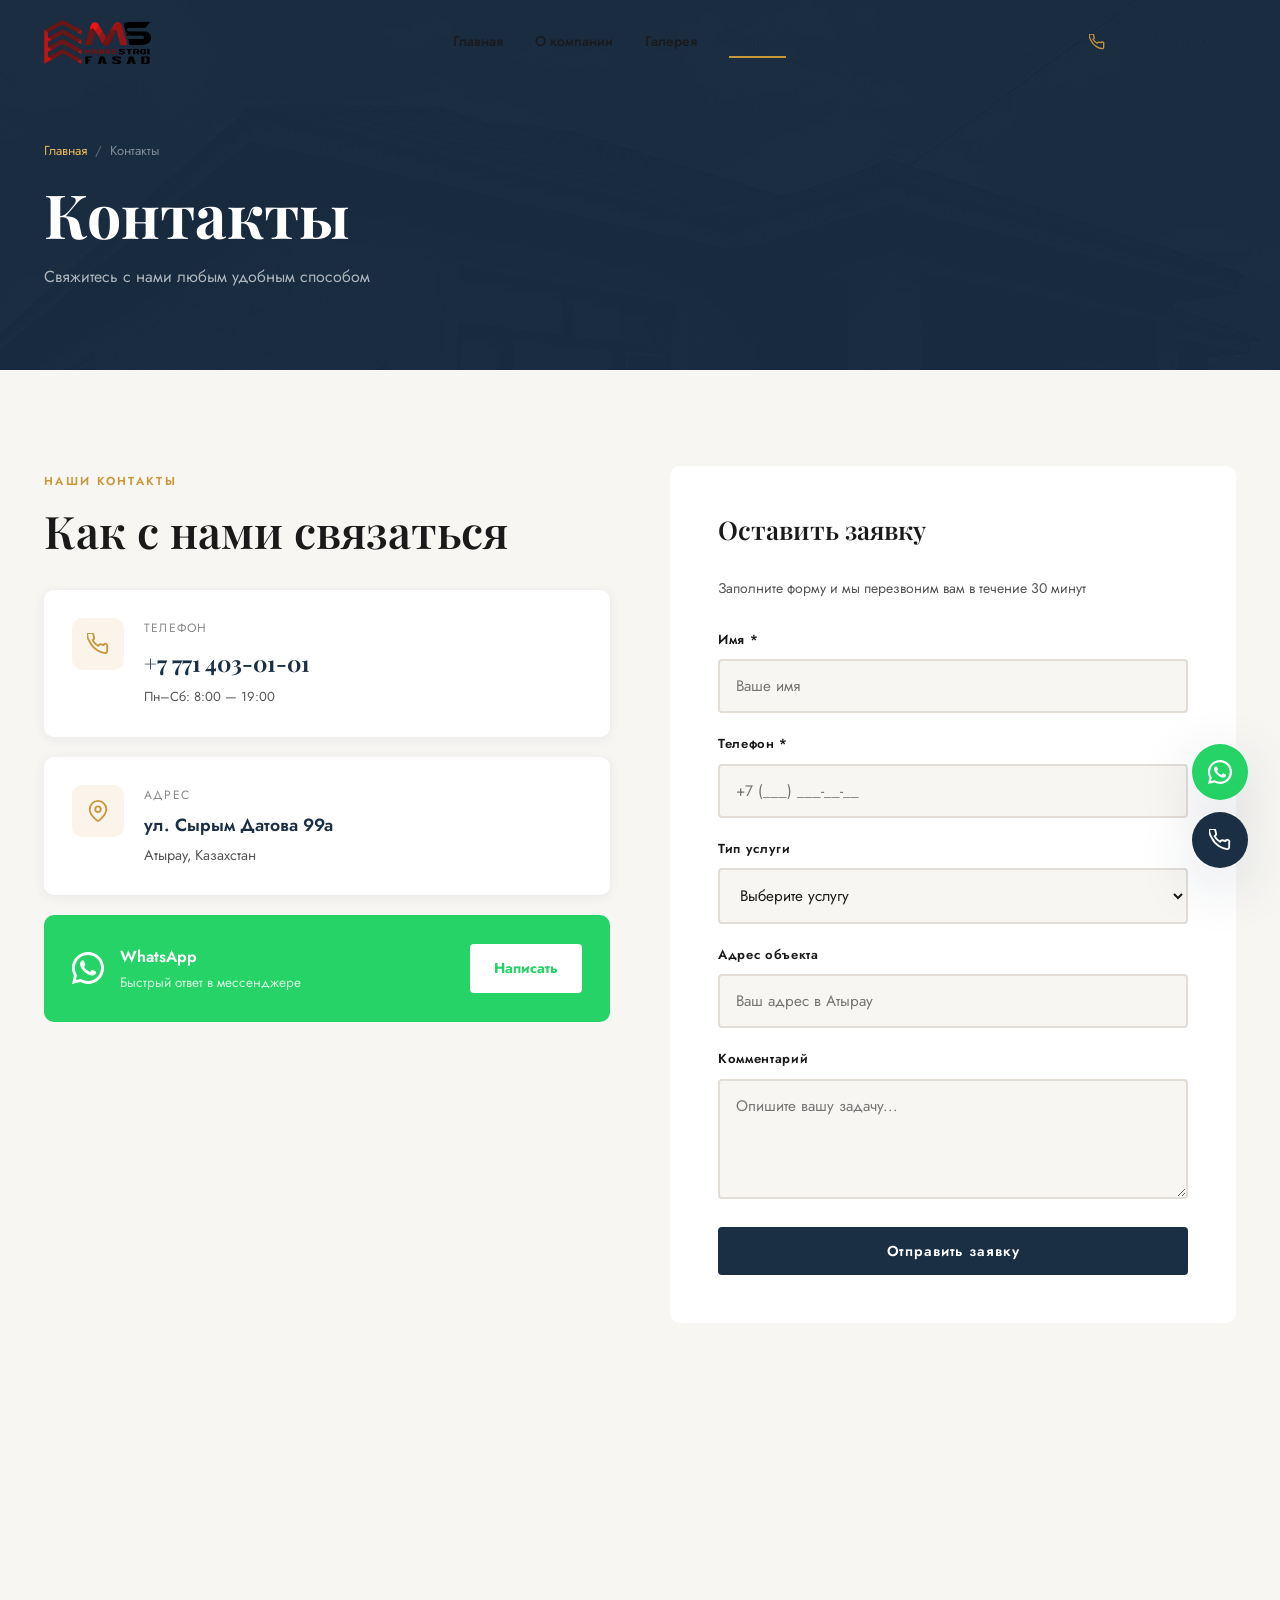
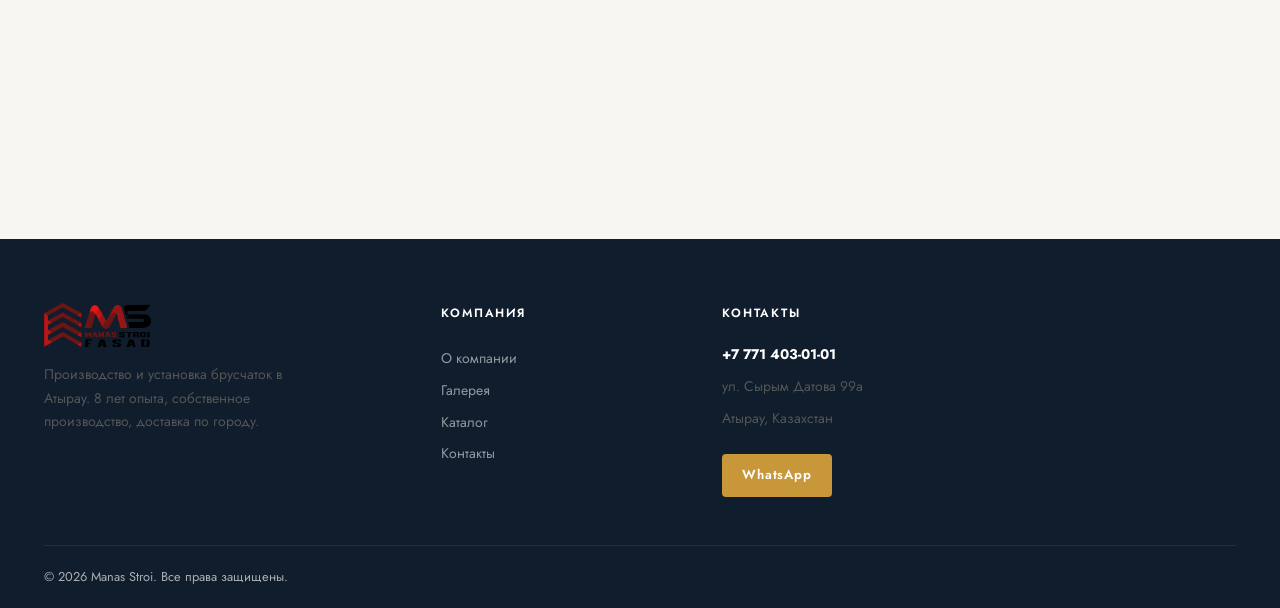
<file: contacts.html>
<!DOCTYPE html>
<html lang="ru">
<head>
  <meta charset="UTF-8">
  <meta name="viewport" content="width=device-width, initial-scale=1.0">
  <title>Контакты — Manas Stroi Атырау</title>
  <meta name="description" content="Контакты Manas Stroi в Атырау. Телефон: +7 771 403-01-01. Адрес: ул. Сырым Датова 99а, Атырау.">
  <link rel="icon" href="logo.png" type="image/jpeg">
  <link rel="stylesheet" href="css/style.css">
</head>
<body>
<header class="header scrolled" id="header">
  <div class="container">
    <div class="header-inner">
      <a href="index.html" class="logo"><img src="logo.png" class="logo-img" alt="Manas Stroi"></a>
      <nav class="nav"><a href="index.html">Главная</a><a href="about.html">О компании</a><a href="gallery.html">Галерея</a><a href="contacts.html" class="active">Контакты</a></nav>
      <a href="tel:77714030101" class="header-phone"><svg width="16" height="16" fill="none" stroke="currentColor" stroke-width="2" viewBox="0 0 24 24"><path d="M22 16.92v3a2 2 0 01-2.18 2 19.79 19.79 0 01-8.63-3.07A19.5 19.5 0 013.07 9.81a19.79 19.79 0 01-3.07-8.67A2 2 0 012 .18h3a2 2 0 012 1.72 12.84 12.84 0 00.7 2.81 2 2 0 01-.45 2.11L6.09 7.91a16 16 0 006 6l1.09-1.09a2 2 0 012.11-.45 12.84 12.84 0 002.81.7A2 2 0 0122 14.92z"/></svg>+7 771 403-01-01</a>
      <button class="menu-toggle"><span></span><span></span><span></span></button>
    </div>
  </div>
</header>
<nav class="mobile-nav">
  <button class="mobile-nav-close">✕</button>
  <a href="index.html">Главная</a><a href="catalog.html">Каталог</a><a href="about.html">О компании</a><a href="gallery.html">Галерея</a><a href="contacts.html">Контакты</a>
  <a href="tel:77714030101" class="mobile-nav-phone">+7 771 403-01-01</a>
</nav>

<section class="page-hero">
  <div class="container"><div class="page-hero-content">
    <div class="breadcrumb"><a href="index.html">Главная</a><span>/</span>Контакты</div>
    <h1>Контакты</h1>
    <p>Свяжитесь с нами любым удобным способом</p>
  </div></div>
</section>

<section class="section">
  <div class="container">
    <div class="contacts-grid">
      <!-- Info -->
      <div>
        <span class="section-label">Наши контакты</span>
        <h2 style="margin-bottom:32px">Как с нами связаться</h2>

        <div style="display:flex;flex-direction:column;gap:20px;margin-bottom:40px">
          <div style="background:var(--bg-white);border-radius:var(--radius-lg);padding:28px;box-shadow:var(--shadow-sm);display:flex;gap:20px;align-items:flex-start">
            <div style="width:52px;height:52px;background:rgba(200,151,58,0.1);border-radius:var(--radius-lg);display:flex;align-items:center;justify-content:center;color:var(--accent);flex-shrink:0">
              <svg width="22" height="22" fill="none" stroke="currentColor" stroke-width="2" viewBox="0 0 24 24"><path d="M22 16.92v3a2 2 0 01-2.18 2 19.79 19.79 0 01-8.63-3.07A19.5 19.5 0 013.07 9.81a19.79 19.79 0 01-3.07-8.67A2 2 0 012 .18h3a2 2 0 012 1.72 12.84 12.84 0 00.7 2.81 2 2 0 01-.45 2.11L6.09 7.91a16 16 0 006 6l1.09-1.09a2 2 0 012.11-.45 12.84 12.84 0 002.81.7A2 2 0 0122 14.92z"/></svg>
            </div>
            <div>
              <div style="font-size:0.75rem;letter-spacing:0.1em;text-transform:uppercase;color:var(--text-light);margin-bottom:6px">Телефон</div>
              <a href="tel:77714030101" style="font-size:1.4rem;font-weight:700;color:var(--primary);font-family:'Playfair Display',serif">+7 771 403-01-01</a>
              <p style="font-size:0.82rem;margin-top:4px">Пн–Сб: 8:00 — 19:00</p>
            </div>
          </div>

          <div style="background:var(--bg-white);border-radius:var(--radius-lg);padding:28px;box-shadow:var(--shadow-sm);display:flex;gap:20px;align-items:flex-start">
            <div style="width:52px;height:52px;background:rgba(200,151,58,0.1);border-radius:var(--radius-lg);display:flex;align-items:center;justify-content:center;color:var(--accent);flex-shrink:0">
              <svg width="22" height="22" fill="none" stroke="currentColor" stroke-width="2" viewBox="0 0 24 24"><path d="M21 10c0 7-9 13-9 13s-9-6-9-13a9 9 0 0118 0z"/><circle cx="12" cy="10" r="3"/></svg>
            </div>
            <div>
              <div style="font-size:0.75rem;letter-spacing:0.1em;text-transform:uppercase;color:var(--text-light);margin-bottom:6px">Адрес</div>
              <div style="font-size:1.1rem;font-weight:600;color:var(--primary)">ул. Сырым Датова 99а</div>
              <p style="font-size:0.9rem;margin-top:2px">Атырау, Казахстан</p>
            </div>
          </div>

          <div style="background:#25D366;border-radius:var(--radius-lg);padding:28px;display:flex;gap:20px;align-items:center;justify-content:space-between;flex-wrap:wrap">
            <div style="display:flex;gap:16px;align-items:center">
              <svg width="32" height="32" viewBox="0 0 24 24" fill="white"><path d="M17.472 14.382c-.297-.149-1.758-.867-2.03-.967-.273-.099-.471-.148-.67.15-.197.297-.767.966-.94 1.164-.173.199-.347.223-.644.075-.297-.15-1.255-.463-2.39-1.475-.883-.788-1.48-1.761-1.653-2.059-.173-.297-.018-.458.13-.606.134-.133.298-.347.446-.52.149-.174.198-.298.298-.497.099-.198.05-.371-.025-.52-.075-.149-.669-1.612-.916-2.207-.242-.579-.487-.5-.669-.51-.173-.008-.371-.01-.57-.01-.198 0-.52.074-.792.372-.272.297-1.04 1.016-1.04 2.479 0 1.462 1.065 2.875 1.213 3.074.149.198 2.096 3.2 5.077 4.487.709.306 1.262.489 1.694.625.712.227 1.36.195 1.871.118.571-.085 1.758-.719 2.006-1.413.248-.694.248-1.289.173-1.413-.074-.124-.272-.198-.57-.347z"/><path d="M12 0C5.373 0 0 5.373 0 12c0 2.089.537 4.049 1.475 5.748L0 24l6.435-1.44A11.943 11.943 0 0012 24c6.627 0 12-5.373 12-12S18.627 0 12 0zm0 21.818a9.818 9.818 0 01-5.003-1.368l-.36-.213-3.717.832.845-3.614-.235-.374A9.818 9.818 0 1112 21.818z"/></svg>
              <div>
                <div style="font-weight:600;color:white;font-size:1rem">WhatsApp</div>
                <div style="color:rgba(255,255,255,0.8);font-size:0.85rem">Быстрый ответ в мессенджере</div>
              </div>
            </div>
            <a href="https://wa.me/77714030101" target="_blank" style="background:white;color:#25D366;padding:12px 24px;border-radius:var(--radius);font-weight:700;font-size:0.9rem">Написать</a>
          </div>
        </div>
      </div>

      <!-- Form -->
      <div class="form-card fade-in">
        <h3 class="form-title">Оставить заявку</h3>
        <p style="margin-bottom:28px;font-size:0.875rem">Заполните форму и мы перезвоним вам в течение 30 минут</p>
        <form class="contact-form">
          <div class="form-group">
            <label>Имя *</label>
            <input type="text" placeholder="Ваше имя" required>
          </div>
          <div class="form-group">
            <label>Телефон *</label>
            <input type="tel" placeholder="+7 (___) ___-__-__" required>
          </div>
          <div class="form-group">
            <label>Тип услуги</label>
            <select>
              <option value="">Выберите услугу</option>
              <option>Фасадные термопанели</option>
              <option>Брусчатка</option>
              <option>Полифасад</option>
              <option>Травертин</option>
              <option>Строительные материалы</option>
              <option>Доставка</option>
              <option>Другое</option>
            </select>
          </div>
          <div class="form-group">
            <label>Адрес объекта</label>
            <input type="text" placeholder="Ваш адрес в Атырау">
          </div>
          <div class="form-group">
            <label>Комментарий</label>
            <textarea placeholder="Опишите вашу задачу..."></textarea>
          </div>
          <button type="submit" class="btn btn-primary" style="width:100%;justify-content:center">Отправить заявку</button>
        </form>
      </div>
    </div>
  </div>
</section>

<!-- Map -->
<div class="map-section">
  <iframe class="map-embed" src="https://www.google.com/maps/embed?pb=!1m18!1m12!1m3!1d11052.4!2d51.88!3d47.10!2m3!1f0!2f0!3f0!3m2!1i1024!2i768!4f13.1!3m3!1m2!1s0x41e12bd31fe85957%3A0x46ac43b2cf1df17b!2z0JDRgtGL0YDQsNGDLCDQmtCw0LfQsNGF0YHRgtCw0L0!5e0!3m2!1sru!2skz!4v1716000000000" allowfullscreen="" loading="lazy" title="Manas Stroi на карте Атырау"></iframe>
</div>

<footer class="footer">
  <div class="container">
    <div class="footer-grid">
      <div class="footer-brand">
        <a href="index.html" class="logo">
          <img src="logo.png" class="logo-img" alt="Manas Stroi">
        </a>
        <p>Производство и установка брусчаток в Атырау. 8 лет опыта, собственное производство, доставка по городу.</p>
      </div>
      <div>
        <h5>Компания</h5>
        <div class="footer-links">
          <a href="about.html">О компании</a>
          <a href="gallery.html">Галерея</a>
          <a href="catalog.html">Каталог</a>
          <a href="contacts.html">Контакты</a>
        </div>
      </div>
      <div class="footer-contact">
        <h5>Контакты</h5>
        <p><strong>+7 771 403-01-01</strong></p>
        <p>ул. Сырым Датова 99а</p>
        <p>Атырау, Казахстан</p>
        <a href="https://wa.me/77714030101" target="_blank" class="btn btn-accent" style="margin-top:16px;font-size:0.82rem;padding:10px 20px">WhatsApp</a>
      </div>
    </div>
    <div class="footer-bottom">
      <span>© 2026 Manas Stroi. Все права защищены.</span>
      <div class="footer-bottom-right">
        
      </div>
    </div>
  </div>
</footer>
<div class="float-buttons">
  <a href="https://wa.me/77714030101" target="_blank" class="float-btn float-wa"><svg width="24" height="24" viewBox="0 0 24 24" fill="white"><path d="M17.472 14.382c-.297-.149-1.758-.867-2.03-.967-.273-.099-.471-.148-.67.15-.197.297-.767.966-.94 1.164-.173.199-.347.223-.644.075-.297-.15-1.255-.463-2.39-1.475-.883-.788-1.48-1.761-1.653-2.059-.173-.297-.018-.458.13-.606.134-.133.298-.347.446-.52.149-.174.198-.298.298-.497.099-.198.05-.371-.025-.52-.075-.149-.669-1.612-.916-2.207-.242-.579-.487-.5-.669-.51-.173-.008-.371-.01-.57-.01-.198 0-.52.074-.792.372-.272.297-1.04 1.016-1.04 2.479 0 1.462 1.065 2.875 1.213 3.074.149.198 2.096 3.2 5.077 4.487.709.306 1.262.489 1.694.625.712.227 1.36.195 1.871.118.571-.085 1.758-.719 2.006-1.413.248-.694.248-1.289.173-1.413-.074-.124-.272-.198-.57-.347z"/><path d="M12 0C5.373 0 0 5.373 0 12c0 2.089.537 4.049 1.475 5.748L0 24l6.435-1.44A11.943 11.943 0 0012 24c6.627 0 12-5.373 12-12S18.627 0 12 0zm0 21.818a9.818 9.818 0 01-5.003-1.368l-.36-.213-3.717.832.845-3.614-.235-.374A9.818 9.818 0 1112 21.818z"/></svg></a>
  <a href="tel:77714030101" class="float-btn float-call"><svg width="22" height="22" fill="none" stroke="white" stroke-width="2" viewBox="0 0 24 24"><path d="M22 16.92v3a2 2 0 01-2.18 2 19.79 19.79 0 01-8.63-3.07A19.5 19.5 0 013.07 9.81a19.79 19.79 0 01-3.07-8.67A2 2 0 012 .18h3a2 2 0 012 1.72 12.84 12.84 0 00.7 2.81 2 2 0 01-.45 2.11L6.09 7.91a16 16 0 006 6l1.09-1.09a2 2 0 012.11-.45 12.84 12.84 0 002.81.7A2 2 0 0122 14.92z"/></svg></a>
</div>
<div class="toast" id="toast"></div>
<script src="js/main.js"></script>
</body>
</html>
</file>
<file: css/style.css>
@import url('https://fonts.googleapis.com/css2?family=Playfair+Display:wght@400;600;700&family=Jost:wght@300;400;500;600&display=swap');

:root {
  --primary: #1a2e44;
  --primary-light: #2a4a6b;
  --accent: #c8973a;
  --accent-light: #e4b55a;
  --bg: #f7f6f3;
  --bg-white: #ffffff;
  --bg-light: #f0ede8;
  --text-dark: #1a1a1a;
  --text-mid: #555555;
  --text-light: #888888;
  --border: #e2ddd7;
  --shadow-sm: 0 2px 12px rgba(26,46,68,0.07);
  --shadow-md: 0 6px 30px rgba(26,46,68,0.12);
  --shadow-lg: 0 16px 60px rgba(26,46,68,0.16);
  --radius: 4px;
  --radius-lg: 10px;
  --transition: 0.3s cubic-bezier(0.4,0,0.2,1);
}

*, *::before, *::after { box-sizing: border-box; margin: 0; padding: 0; }

html { scroll-behavior: smooth; font-size: 16px; }

body {
  font-family: 'Jost', sans-serif;
  background: var(--bg);
  color: var(--text-dark);
  line-height: 1.7;
  overflow-x: hidden;
}

img { max-width: 100%; display: block; }
a { text-decoration: none; color: inherit; }
ul { list-style: none; }

.container { max-width: 1240px; margin: 0 auto; padding: 0 24px; }

/* ─── TYPOGRAPHY ─────────────────────────────────────── */
h1, h2, h3, h4 { font-family: 'Playfair Display', serif; line-height: 1.2; }
h1 { font-size: clamp(2.2rem, 5vw, 3.8rem); font-weight: 700; }
h2 { font-size: clamp(1.8rem, 3.5vw, 2.8rem); font-weight: 600; }
h3 { font-size: clamp(1.2rem, 2vw, 1.6rem); font-weight: 600; }
h4 { font-size: 1.1rem; font-weight: 600; }
p { font-size: 1rem; color: var(--text-mid); }

.section-label {
  display: inline-block;
  font-family: 'Jost', sans-serif;
  font-size: 0.72rem;
  font-weight: 600;
  letter-spacing: 0.2em;
  text-transform: uppercase;
  color: var(--accent);
  margin-bottom: 12px;
}

.section-title { margin-bottom: 16px; }
.section-desc { max-width: 560px; margin-bottom: 48px; }

/* ─── BUTTONS ─────────────────────────────────────────── */
.btn {
  display: inline-flex;
  align-items: center;
  gap: 8px;
  padding: 14px 32px;
  font-family: 'Jost', sans-serif;
  font-size: 0.9rem;
  font-weight: 600;
  letter-spacing: 0.06em;
  border-radius: var(--radius);
  cursor: pointer;
  transition: var(--transition);
  border: none;
  white-space: nowrap;
}

.btn-primary {
  background: var(--primary);
  color: white;
}
.btn-primary:hover {
  background: var(--primary-light);
  transform: translateY(-2px);
  box-shadow: var(--shadow-md);
}

.btn-accent {
  background: var(--accent);
  color: white;
}
.btn-accent:hover {
  background: var(--accent-light);
  transform: translateY(-2px);
  box-shadow: 0 6px 24px rgba(200,151,58,0.35);
}

.btn-outline {
  background: transparent;
  color: white;
  border: 2px solid rgba(255,255,255,0.6);
}
.btn-outline:hover {
  background: rgba(255,255,255,0.1);
  border-color: white;
}

.btn-ghost {
  background: transparent;
  color: var(--primary);
  border: 2px solid var(--primary);
  padding: 12px 28px;
}
.btn-ghost:hover {
  background: var(--primary);
  color: white;
}

/* ─── HEADER ──────────────────────────────────────────── */
.header {
  position: fixed;
  top: 0; left: 0; right: 0;
  z-index: 1000;
  transition: var(--transition);
  padding: 20px 0;
}
.header.scrolled {
  background: rgba(247,246,243,0.96);
  backdrop-filter: blur(12px);
  box-shadow: var(--shadow-sm);
  padding: 14px 0;
}
.header-inner {
  display: flex;
  align-items: center;
  justify-content: space-between;
  gap: 32px;
}
.logo {
  display: flex;
  align-items: center;
  gap: 12px;
  flex-shrink: 0;
}
.logo-img {
  height: 44px;
  width: auto;
  object-fit: contain;
}
.logo-text {
  display: flex;
  flex-direction: column;
  line-height: 1.1;
}
.logo-name {
  font-family: 'Playfair Display', serif;
  font-size: 1.3rem;
  font-weight: 700;
  color: var(--primary);
  letter-spacing: 0.02em;
}
.logo-sub {
  font-size: 0.65rem;
  font-weight: 500;
  letter-spacing: 0.14em;
  text-transform: uppercase;
  color: var(--accent);
}
.logo-mark {
  width: 44px;
  height: 44px;
  background: var(--primary);
  border-radius: var(--radius);
  display: flex;
  align-items: center;
  justify-content: center;
  flex-shrink: 0;
}
.logo-mark span {
  font-family: 'Playfair Display', serif;
  font-size: 1.3rem;
  font-weight: 700;
  color: var(--accent);
}

.nav { display: flex; align-items: center; gap: 0; }
.nav a {
  padding: 8px 16px;
  font-size: 0.875rem;
  font-weight: 500;
  color: var(--text-dark);
  transition: color var(--transition);
  position: relative;
}
.nav a::after {
  content: '';
  position: absolute;
  bottom: 4px; left: 16px; right: 16px;
  height: 2px;
  background: var(--accent);
  transform: scaleX(0);
  transition: transform var(--transition);
}
.nav a:hover { color: var(--primary); }
.nav a:hover::after,
.nav a.active::after { transform: scaleX(1); }
.nav a.active { color: var(--primary); font-weight: 600; }

.header.scrolled .nav a { color: var(--text-dark); }

.header-phone {
  display: flex;
  align-items: center;
  gap: 8px;
  font-weight: 600;
  font-size: 0.95rem;
  color: var(--primary);
}
.header-phone svg { color: var(--accent); }

.menu-toggle {
  display: none;
  background: none;
  border: none;
  cursor: pointer;
  padding: 4px;
  flex-direction: column;
  gap: 5px;
}
.menu-toggle span {
  display: block;
  width: 24px;
  height: 2px;
  background: var(--primary);
  transition: var(--transition);
}

/* ─── HERO ────────────────────────────────────────────── */
.hero {
  position: relative;
  min-height: 100vh;
  display: flex;
  align-items: center;
  overflow: hidden;
  background: var(--primary);
}
.hero-bg {
  position: absolute;
  inset: 0;
  background-image: url('herobg.jpeg');
  background-size: cover;
  background-position: center;
  opacity: 0.18;
}
.hero-overlay {
  position: absolute;
  inset: 0;
  background: linear-gradient(135deg, rgba(26,46,68,0.97) 0%, rgba(26,46,68,0.8) 50%, rgba(26,46,68,0.6) 100%);
}
.hero-content {
  position: relative;
  z-index: 2;
  padding: 140px 0 100px;
  max-width: 700px;
}
.hero-badge {
  display: inline-flex;
  align-items: center;
  gap: 8px;
  background: rgba(200,151,58,0.15);
  border: 1px solid rgba(200,151,58,0.3);
  border-radius: 100px;
  padding: 6px 16px;
  margin-bottom: 28px;
  font-size: 0.78rem;
  font-weight: 600;
  letter-spacing: 0.1em;
  text-transform: uppercase;
  color: var(--accent-light);
}
.hero-badge::before {
  content: '';
  width: 6px;
  height: 6px;
  border-radius: 50%;
  background: var(--accent);
  animation: pulse 2s infinite;
}
@keyframes pulse {
  0%, 100% { opacity: 1; transform: scale(1); }
  50% { opacity: 0.5; transform: scale(1.3); }
}
.hero h1 { color: white; margin-bottom: 20px; }
.hero h1 em { font-style: normal; color: var(--accent-light); }
.hero-desc {
  color: rgba(255,255,255,0.72);
  font-size: 1.1rem;
  margin-bottom: 40px;
  max-width: 520px;
}
.hero-actions { display: flex; gap: 16px; flex-wrap: wrap; margin-bottom: 64px; }

.hero-stats {
  display: flex;
  gap: 48px;
  padding-top: 40px;
  border-top: 1px solid rgba(255,255,255,0.12);
}
.hero-stat-num {
  font-family: 'Playfair Display', serif;
  font-size: 2rem;
  font-weight: 700;
  color: var(--accent-light);
  line-height: 1;
}
.hero-stat-label {
  font-size: 0.78rem;
  color: rgba(255,255,255,0.55);
  margin-top: 4px;
  letter-spacing: 0.05em;
}

.hero-scroll {
  position: absolute;
  bottom: 40px;
  left: 50%;
  transform: translateX(-50%);
  display: flex;
  flex-direction: column;
  align-items: center;
  gap: 8px;
  color: rgba(255,255,255,0.4);
  font-size: 0.72rem;
  letter-spacing: 0.15em;
  text-transform: uppercase;
  z-index: 2;
  animation: bounce 2s infinite;
}
.hero-scroll svg { animation: scrollDown 1.5s infinite; }
@keyframes bounce {
  0%, 100% { transform: translateX(-50%) translateY(0); }
  50% { transform: translateX(-50%) translateY(-6px); }
}
@keyframes scrollDown {
  0% { opacity: 0; transform: translateY(-8px); }
  100% { opacity: 1; transform: translateY(0); }
}

/* ─── SECTIONS ────────────────────────────────────────── */
.section { padding: 96px 0; }
.section-alt { background: var(--bg-light); }
.section-dark { background: var(--primary); }

.section-header { margin-bottom: 56px; }
.section-header.centered { text-align: center; }
.section-header.centered .section-desc { margin-left: auto; margin-right: auto; }

/* ─── ABOUT BLOCK ─────────────────────────────────────── */
.about-grid {
  display: grid;
  grid-template-columns: 1fr 1fr;
  gap: 80px;
  align-items: center;
}
.about-image-wrap {
  position: relative;
}
.about-image-wrap img {
  width: 100%;
  height: 520px;
  object-fit: cover;
  border-radius: var(--radius-lg);
}
.about-badge {
  position: absolute;
  bottom: -24px;
  right: -24px;
  background: var(--accent);
  color: white;
  padding: 24px;
  border-radius: var(--radius-lg);
  text-align: center;
  box-shadow: var(--shadow-lg);
}
.about-badge-num {
  font-family: 'Playfair Display', serif;
  font-size: 2.4rem;
  font-weight: 700;
  line-height: 1;
}
.about-badge-text {
  font-size: 0.75rem;
  letter-spacing: 0.08em;
  opacity: 0.9;
  margin-top: 4px;
}
.about-features {
  display: grid;
  grid-template-columns: 1fr 1fr;
  gap: 16px;
  margin-top: 32px;
}
.about-feature {
  display: flex;
  align-items: flex-start;
  gap: 12px;
}
.about-feature-icon {
  width: 36px;
  height: 36px;
  background: rgba(200,151,58,0.1);
  border-radius: var(--radius);
  display: flex;
  align-items: center;
  justify-content: center;
  flex-shrink: 0;
  color: var(--accent);
}
.about-feature-text { font-size: 0.875rem; font-weight: 500; color: var(--text-dark); }

/* ─── SERVICES ────────────────────────────────────────── */
.services-grid {
  display: grid;
  grid-template-columns: repeat(auto-fit, minmax(280px, 1fr));
  gap: 24px;
}
.service-card {
  background: var(--bg-white);
  border-radius: var(--radius-lg);
  overflow: hidden;
  box-shadow: var(--shadow-sm);
  transition: var(--transition);
  cursor: pointer;
}
.service-card:hover {
  transform: translateY(-6px);
  box-shadow: var(--shadow-lg);
}
.service-card-img {
  width: 100%;
  height: 220px;
  object-fit: cover;
  transition: transform 0.5s ease;
}
.service-card:hover .service-card-img { transform: scale(1.05); }
.service-card-img-wrap { overflow: hidden; }
.service-card-body { padding: 28px; }
.service-card-icon {
  width: 44px;
  height: 44px;
  background: rgba(200,151,58,0.1);
  border-radius: var(--radius);
  display: flex;
  align-items: center;
  justify-content: center;
  color: var(--accent);
  margin-bottom: 16px;
}
.service-card h3 { margin-bottom: 8px; color: var(--text-dark); }
.service-card p { font-size: 0.875rem; margin-bottom: 20px; }
.service-card-link {
  display: inline-flex;
  align-items: center;
  gap: 6px;
  font-size: 0.875rem;
  font-weight: 600;
  color: var(--accent);
  transition: gap var(--transition);
}
.service-card:hover .service-card-link { gap: 10px; }

/* ─── ADVANTAGES ──────────────────────────────────────── */
.advantages-grid {
  display: grid;
  grid-template-columns: repeat(auto-fit, minmax(200px, 1fr));
  gap: 2px;
  background: var(--border);
  border-radius: var(--radius-lg);
  overflow: hidden;
}
.advantage-item {
  background: var(--bg-white);
  padding: 40px 32px;
  text-align: center;
  transition: background var(--transition);
}
.advantage-item:hover { background: var(--primary); }
.advantage-item:hover .advantage-num,
.advantage-item:hover h4,
.advantage-item:hover p { color: white; }
.advantage-num {
  font-family: 'Playfair Display', serif;
  font-size: 3rem;
  font-weight: 700;
  color: var(--accent);
  line-height: 1;
  margin-bottom: 8px;
  transition: color var(--transition);
}
.advantage-item h4 { margin-bottom: 6px; transition: color var(--transition); }
.advantage-item p { font-size: 0.8rem; transition: color var(--transition); }

/* ─── MATERIALS CATALOG ───────────────────────────────── */
.catalog-filters {
  display: flex;
  gap: 8px;
  flex-wrap: wrap;
  margin-bottom: 40px;
}
.filter-btn {
  padding: 8px 20px;
  border-radius: 100px;
  border: 2px solid var(--border);
  background: transparent;
  font-family: 'Jost', sans-serif;
  font-size: 0.85rem;
  font-weight: 500;
  cursor: pointer;
  color: var(--text-mid);
  transition: var(--transition);
}
.filter-btn:hover { border-color: var(--primary); color: var(--primary); }
.filter-btn.active {
  background: var(--primary);
  border-color: var(--primary);
  color: white;
}

.materials-grid {
  display: grid;
  grid-template-columns: repeat(auto-fill, minmax(280px, 1fr));
  gap: 24px;
}
.material-card {
  background: var(--bg-white);
  border-radius: var(--radius-lg);
  overflow: hidden;
  box-shadow: var(--shadow-sm);
  transition: var(--transition);
}
.material-card:hover {
  transform: translateY(-4px);
  box-shadow: var(--shadow-md);
}
.material-card-img {
  width: 100%;
  height: 200px;
  object-fit: cover;
}
.material-card-body { padding: 20px; }
.material-cat-tag {
  display: inline-block;
  padding: 3px 10px;
  border-radius: 100px;
  background: rgba(200,151,58,0.1);
  color: var(--accent);
  font-size: 0.72rem;
  font-weight: 600;
  letter-spacing: 0.06em;
  text-transform: uppercase;
  margin-bottom: 8px;
}
.material-card h4 { margin-bottom: 6px; }
.material-card p { font-size: 0.82rem; margin-bottom: 14px; }
.material-price {
  font-family: 'Playfair Display', serif;
  font-size: 1.2rem;
  font-weight: 700;
  color: var(--primary);
}
.material-price span {
  font-family: 'Jost', sans-serif;
  font-size: 0.8rem;
  font-weight: 400;
  color: var(--text-light);
  margin-left: 4px;
}

/* ─── GALLERY ─────────────────────────────────────────── */
.gallery-grid {
  display: grid;
  grid-template-columns: repeat(3, 1fr);
  grid-auto-rows: 260px;
  gap: 12px;
}
.gallery-item {
  position: relative;
  overflow: hidden;
  border-radius: var(--radius-lg);
  cursor: pointer;
}
.gallery-item.tall { grid-row: span 2; }
.gallery-item.wide { grid-column: span 2; }
.gallery-item img {
  width: 100%;
  height: 100%;
  object-fit: cover;
  transition: transform 0.5s ease;
}
.gallery-item:hover img { transform: scale(1.07); }
.gallery-overlay {
  position: absolute;
  inset: 0;
  background: rgba(26,46,68,0.5);
  display: flex;
  align-items: center;
  justify-content: center;
  opacity: 0;
  transition: opacity var(--transition);
}
.gallery-item:hover .gallery-overlay { opacity: 1; }
.gallery-overlay svg { color: white; width: 40px; height: 40px; }

/* ─── PROCESS ─────────────────────────────────────────── */
.process-steps {
  display: grid;
  grid-template-columns: repeat(4, 1fr);
  gap: 0;
  position: relative;
}
.process-steps::before {
  content: '';
  position: absolute;
  top: 36px;
  left: calc(12.5% + 24px);
  right: calc(12.5% + 24px);
  height: 2px;
  background: linear-gradient(to right, var(--accent), var(--accent-light));
  z-index: 0;
}
.process-step {
  display: flex;
  flex-direction: column;
  align-items: center;
  text-align: center;
  padding: 0 16px;
  position: relative;
  z-index: 1;
}
.process-num {
  width: 72px;
  height: 72px;
  border-radius: 50%;
  background: var(--primary);
  color: white;
  display: flex;
  align-items: center;
  justify-content: center;
  font-family: 'Playfair Display', serif;
  font-size: 1.4rem;
  font-weight: 700;
  margin-bottom: 20px;
  box-shadow: var(--shadow-md);
  position: relative;
}
.process-num::after {
  content: '';
  position: absolute;
  inset: -4px;
  border-radius: 50%;
  border: 2px solid var(--accent);
  opacity: 0.4;
}
.process-step h4 { margin-bottom: 8px; }
.process-step p { font-size: 0.82rem; }

/* ─── TESTIMONIALS ────────────────────────────────────── */
.testimonials-grid {
  display: grid;
  grid-template-columns: repeat(auto-fit, minmax(300px, 1fr));
  gap: 24px;
}
.testimonial-card {
  background: var(--bg-white);
  padding: 32px;
  border-radius: var(--radius-lg);
  box-shadow: var(--shadow-sm);
  position: relative;
}
.testimonial-card::before {
  content: '"';
  position: absolute;
  top: 16px;
  right: 28px;
  font-family: 'Playfair Display', serif;
  font-size: 5rem;
  color: var(--accent);
  opacity: 0.15;
  line-height: 1;
}
.testimonial-stars { color: var(--accent); font-size: 0.9rem; margin-bottom: 16px; }
.testimonial-text { font-size: 0.9rem; color: var(--text-mid); margin-bottom: 24px; font-style: italic; }
.testimonial-author { display: flex; align-items: center; gap: 12px; }
.testimonial-avatar {
  width: 44px;
  height: 44px;
  border-radius: 50%;
  background: var(--primary);
  display: flex;
  align-items: center;
  justify-content: center;
  color: white;
  font-family: 'Playfair Display', serif;
  font-size: 1rem;
  font-weight: 700;
}
.testimonial-name { font-weight: 600; font-size: 0.9rem; }
.testimonial-role { font-size: 0.78rem; color: var(--text-light); }

/* ─── CONTACT FORM ────────────────────────────────────── */
.contact-section { background: var(--primary); }
.contact-grid {
  display: grid;
  grid-template-columns: 1fr 1.2fr;
  gap: 80px;
  align-items: start;
}
.contact-info { color: white; }
.contact-info h2 { color: white; margin-bottom: 16px; }
.contact-info .section-desc { color: rgba(255,255,255,0.65); }
.contact-detail {
  display: flex;
  align-items: flex-start;
  gap: 16px;
  margin-bottom: 24px;
}
.contact-detail-icon {
  width: 48px;
  height: 48px;
  background: rgba(200,151,58,0.15);
  border-radius: var(--radius);
  display: flex;
  align-items: center;
  justify-content: center;
  color: var(--accent);
  flex-shrink: 0;
}
.contact-detail-label { font-size: 0.75rem; letter-spacing: 0.1em; text-transform: uppercase; color: rgba(255,255,255,0.4); margin-bottom: 4px; }
.contact-detail-value { font-size: 1.05rem; font-weight: 600; color: white; }

.form-card {
  background: var(--bg-white);
  border-radius: var(--radius-lg);
  padding: 48px;
}
.form-title { margin-bottom: 32px; }
.form-group { margin-bottom: 20px; }
.form-group label {
  display: block;
  font-size: 0.82rem;
  font-weight: 600;
  letter-spacing: 0.05em;
  color: var(--text-dark);
  margin-bottom: 8px;
}
.form-group input,
.form-group textarea,
.form-group select {
  width: 100%;
  padding: 14px 16px;
  border: 2px solid var(--border);
  border-radius: var(--radius);
  font-family: 'Jost', sans-serif;
  font-size: 0.95rem;
  color: var(--text-dark);
  background: var(--bg);
  transition: border-color var(--transition);
  outline: none;
}
.form-group input:focus,
.form-group textarea:focus,
.form-group select:focus { border-color: var(--accent); }
.form-group textarea { resize: vertical; min-height: 120px; }

/* ─── MAP ─────────────────────────────────────────────── */
.map-section { padding: 0; }
.map-embed {
  width: 100%;
  height: 420px;
  border: none;
  display: block;
  filter: grayscale(20%);
}

/* ─── FOOTER ──────────────────────────────────────────── */
.footer {
  background: #0f1d2d;
  color: rgba(255,255,255,0.65);
  padding: 64px 0 0;
}
.footer-grid {
  display: grid;
  grid-template-columns: 1.5fr 1fr 1fr 1fr;
  gap: 48px;
  padding-bottom: 48px;
  border-bottom: 1px solid rgba(255,255,255,0.08);
}
.footer-brand .logo-name { color: white; }
.footer-brand p { margin-top: 16px; font-size: 0.875rem; max-width: 280px; }
.footer h5 {
  font-family: 'Jost', sans-serif;
  font-size: 0.75rem;
  font-weight: 600;
  letter-spacing: 0.15em;
  text-transform: uppercase;
  color: white;
  margin-bottom: 20px;
}
.footer-links a {
  display: block;
  font-size: 0.875rem;
  color: rgba(255,255,255,0.55);
  padding: 4px 0;
  transition: color var(--transition);
}
.footer-links a:hover { color: var(--accent-light); }
.footer-contact p { font-size: 0.875rem; margin-bottom: 8px; }
.footer-contact strong { color: white; }
.footer-bottom {
  padding: 20px 0;
  display: flex;
  justify-content: space-between;
  align-items: center;
  font-size: 0.8rem;
}
.footer-bottom-right { display: flex; gap: 24px; }
.footer-bottom a { color: rgba(255,255,255,0.4); transition: color var(--transition); }
.footer-bottom a:hover { color: var(--accent-light); }

/* ─── FLOATING BUTTONS ────────────────────────────────── */
.float-buttons {
  position: fixed;
  bottom: 32px;
  right: 32px;
  display: flex;
  flex-direction: column;
  gap: 12px;
  z-index: 999;
}
.float-btn {
  width: 56px;
  height: 56px;
  border-radius: 50%;
  display: flex;
  align-items: center;
  justify-content: center;
  box-shadow: var(--shadow-lg);
  cursor: pointer;
  transition: var(--transition);
  text-decoration: none;
  border: none;
}
.float-btn:hover { transform: scale(1.1) translateY(-2px); }
.float-wa { background: #25D366; }
.float-call { background: var(--primary); }
.float-btn svg { color: white; }

/* ─── LIGHTBOX ────────────────────────────────────────── */
.lightbox {
  display: none;
  position: fixed;
  inset: 0;
  background: rgba(0,0,0,0.92);
  z-index: 9999;
  align-items: center;
  justify-content: center;
}
.lightbox.active { display: flex; }
.lightbox-img {
  max-width: 90vw;
  max-height: 90vh;
  object-fit: contain;
  border-radius: var(--radius);
}
.lightbox-close {
  position: absolute;
  top: 24px;
  right: 32px;
  color: white;
  font-size: 2rem;
  cursor: pointer;
  background: none;
  border: none;
  line-height: 1;
}

/* ─── PAGE HERO ───────────────────────────────────────── */
.page-hero {
  background: var(--primary);
  padding: 140px 0 80px;
  position: relative;
  overflow: hidden;
}
.page-hero::before {
  content: '';
  position: absolute;
  inset: 0;
  background-image: url('herobg.jpeg');
  background-size: cover;
  opacity: 0.08;
}
.page-hero-content { position: relative; z-index: 1; }
.page-hero h1 { color: white; margin-bottom: 12px; }
.page-hero p { color: rgba(255,255,255,0.65); max-width: 560px; }
.breadcrumb { display: flex; gap: 8px; margin-bottom: 16px; font-size: 0.82rem; color: rgba(255,255,255,0.45); }
.breadcrumb a { color: var(--accent-light); }
.breadcrumb span { color: rgba(255,255,255,0.3); }

/* ─── SERVICE DETAIL ──────────────────────────────────── */
.service-detail-grid {
  display: grid;
  grid-template-columns: 1fr 380px;
  gap: 60px;
  align-items: start;
}
.service-sticky {
  position: sticky;
  top: 100px;
}
.service-sidebar-card {
  background: var(--bg-white);
  border-radius: var(--radius-lg);
  padding: 32px;
  box-shadow: var(--shadow-md);
  margin-bottom: 20px;
}
.service-stages {
  counter-reset: stage;
}
.service-stage {
  display: flex;
  gap: 16px;
  padding: 20px 0;
  border-bottom: 1px solid var(--border);
}
.service-stage:last-child { border-bottom: none; }
.stage-num {
  width: 36px;
  height: 36px;
  border-radius: 50%;
  background: var(--primary);
  color: white;
  display: flex;
  align-items: center;
  justify-content: center;
  font-size: 0.85rem;
  font-weight: 700;
  flex-shrink: 0;
}
.service-advantages-list { margin-top: 20px; }
.service-adv-item {
  display: flex;
  align-items: center;
  gap: 12px;
  padding: 12px 0;
  border-bottom: 1px solid var(--border);
  font-size: 0.9rem;
}
.service-adv-item::before {
  content: '';
  width: 6px;
  height: 6px;
  border-radius: 50%;
  background: var(--accent);
  flex-shrink: 0;
}

/* ─── ADMIN PAGE ──────────────────────────────────────── */
.admin-header {
  background: var(--primary);
  padding: 20px 0;
}
.admin-content { padding: 48px 0; }
.admin-grid {
  display: grid;
  grid-template-columns: 1fr 1fr;
  gap: 40px;
}
.admin-panel {
  background: var(--bg-white);
  border-radius: var(--radius-lg);
  padding: 40px;
  box-shadow: var(--shadow-md);
}
.materials-table { width: 100%; border-collapse: collapse; }
.materials-table th {
  text-align: left;
  padding: 12px 16px;
  background: var(--bg-light);
  font-size: 0.78rem;
  letter-spacing: 0.08em;
  text-transform: uppercase;
  color: var(--text-mid);
}
.materials-table td {
  padding: 12px 16px;
  border-bottom: 1px solid var(--border);
  font-size: 0.875rem;
  vertical-align: middle;
}
.materials-table tr:last-child td { border-bottom: none; }
.table-img { width: 48px; height: 48px; object-fit: cover; border-radius: var(--radius); }
.btn-danger {
  background: #ef4444;
  color: white;
  padding: 6px 14px;
  border-radius: var(--radius);
  border: none;
  font-size: 0.78rem;
  cursor: pointer;
  transition: var(--transition);
}
.btn-danger:hover { background: #dc2626; }

/* ─── NOTIFICATIONS ───────────────────────────────────── */
.toast {
  position: fixed;
  bottom: 100px;
  right: 32px;
  background: var(--primary);
  color: white;
  padding: 16px 24px;
  border-radius: var(--radius-lg);
  box-shadow: var(--shadow-lg);
  z-index: 9999;
  transform: translateY(100px);
  opacity: 0;
  transition: var(--transition);
  font-size: 0.9rem;
  max-width: 320px;
}
.toast.show { transform: translateY(0); opacity: 1; }
.toast-success { border-left: 4px solid #22c55e; }
.toast-error { border-left: 4px solid #ef4444; }

/* ─── ANIMATIONS ──────────────────────────────────────── */
.fade-in {
  opacity: 0;
  transform: translateY(30px);
  transition: opacity 0.7s ease, transform 0.7s ease;
}
.fade-in.visible { opacity: 1; transform: translateY(0); }
.fade-in-delay-1 { transition-delay: 0.1s; }
.fade-in-delay-2 { transition-delay: 0.2s; }
.fade-in-delay-3 { transition-delay: 0.3s; }
.fade-in-delay-4 { transition-delay: 0.4s; }

/* ─── MOBILE NAV ──────────────────────────────────────── */
.mobile-nav {
  position: fixed;
  top: 0; left: 0; right: 0; bottom: 0;
  background: var(--primary);
  z-index: 999;
  display: flex;
  flex-direction: column;
  align-items: center;
  justify-content: center;
  gap: 8px;
  transform: translateX(100%);
  transition: transform 0.4s cubic-bezier(0.4,0,0.2,1);
}
.mobile-nav.open { transform: translateX(0); }
.mobile-nav a {
  font-family: 'Playfair Display', serif;
  font-size: 1.8rem;
  color: rgba(255,255,255,0.7);
  padding: 8px 0;
  transition: color var(--transition);
}
.mobile-nav a:hover { color: var(--accent-light); }
.mobile-nav-close {
  position: absolute;
  top: 24px;
  right: 24px;
  background: none;
  border: none;
  color: white;
  font-size: 1.5rem;
  cursor: pointer;
}
.mobile-nav-phone {
  margin-top: 32px;
  color: var(--accent-light);
  font-size: 1.1rem;
  font-weight: 600;
}

/* ─── CONTACT PAGE ────────────────────────────────────── */
.contacts-grid {
  display: grid;
  grid-template-columns: 1fr 1fr;
  gap: 60px;
}

/* ─── RESPONSIVE ──────────────────────────────────────── */
@media (max-width: 1024px) {
  .about-grid { grid-template-columns: 1fr; gap: 40px; }
  .about-image-wrap img { height: 380px; }
  .about-badge { right: 0; }
  .contact-grid { grid-template-columns: 1fr; gap: 48px; }
  .footer-grid { grid-template-columns: 1fr 1fr; }
  .service-detail-grid { grid-template-columns: 1fr; }
  .service-sticky { position: static; }
  .contacts-grid { grid-template-columns: 1fr; }
}

@media (max-width: 768px) {
  .section { padding: 64px 0; }
  .nav { display: none; }
  .header-phone { display: none; }
  .menu-toggle { display: flex; }
  .gallery-grid { grid-template-columns: repeat(2, 1fr); }
  .gallery-item.tall { grid-row: span 1; }
  .gallery-item.wide { grid-column: span 1; }
  .process-steps { grid-template-columns: 1fr 1fr; }
  .process-steps::before { display: none; }
  .advantages-grid { grid-template-columns: 1fr 1fr; }
  .footer-grid { grid-template-columns: 1fr; gap: 32px; }
  .admin-grid { grid-template-columns: 1fr; }
  .hero-stats { gap: 28px; flex-wrap: wrap; }
}

@media (max-width: 480px) {
  .gallery-grid { grid-template-columns: 1fr; }
  .process-steps { grid-template-columns: 1fr; }
  .advantages-grid { grid-template-columns: 1fr; }
  .hero-actions { flex-direction: column; }
  .form-card { padding: 28px 20px; }
  .float-buttons { bottom: 20px; right: 20px; }
}
</file>
